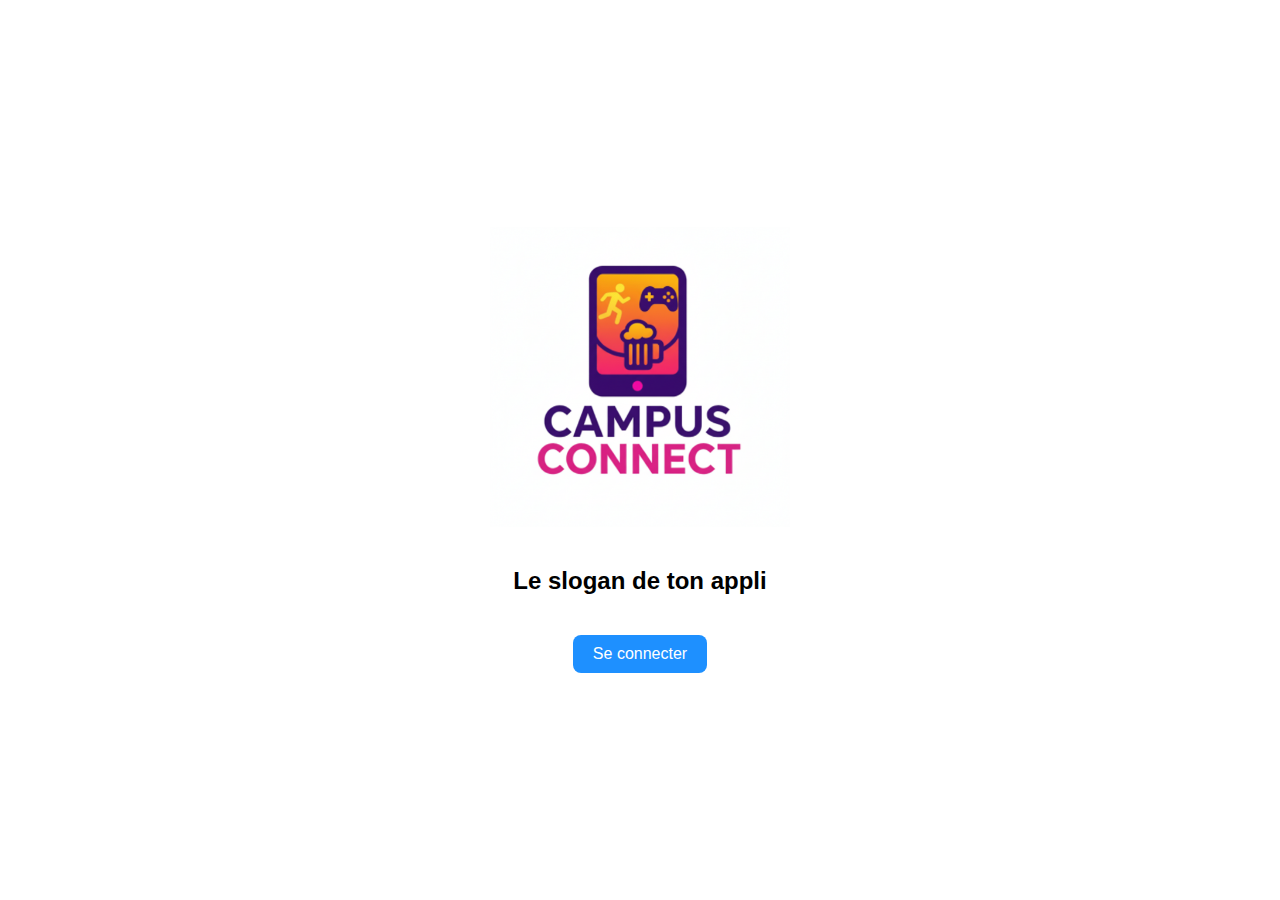
<file: index.html>
<!DOCTYPE html>
<html lang="fr">
<head>
  <meta charset="UTF-8">
  <meta name="viewport" content="width=device-width, initial-scale=1.0">
  <title>Bienvenue</title>
  <link rel="stylesheet" href="style.css">
  <link rel="manifest" href="manifest.json">
</head>
<body class="center-page">
  <img src="logo.png" width="800px" alt="Logo" class="logo_acceuil">
  <h2>Le slogan de ton appli</h2>
  <a href="login.html" class="btn">Se connecter</a>
</body>
</html>
</file>
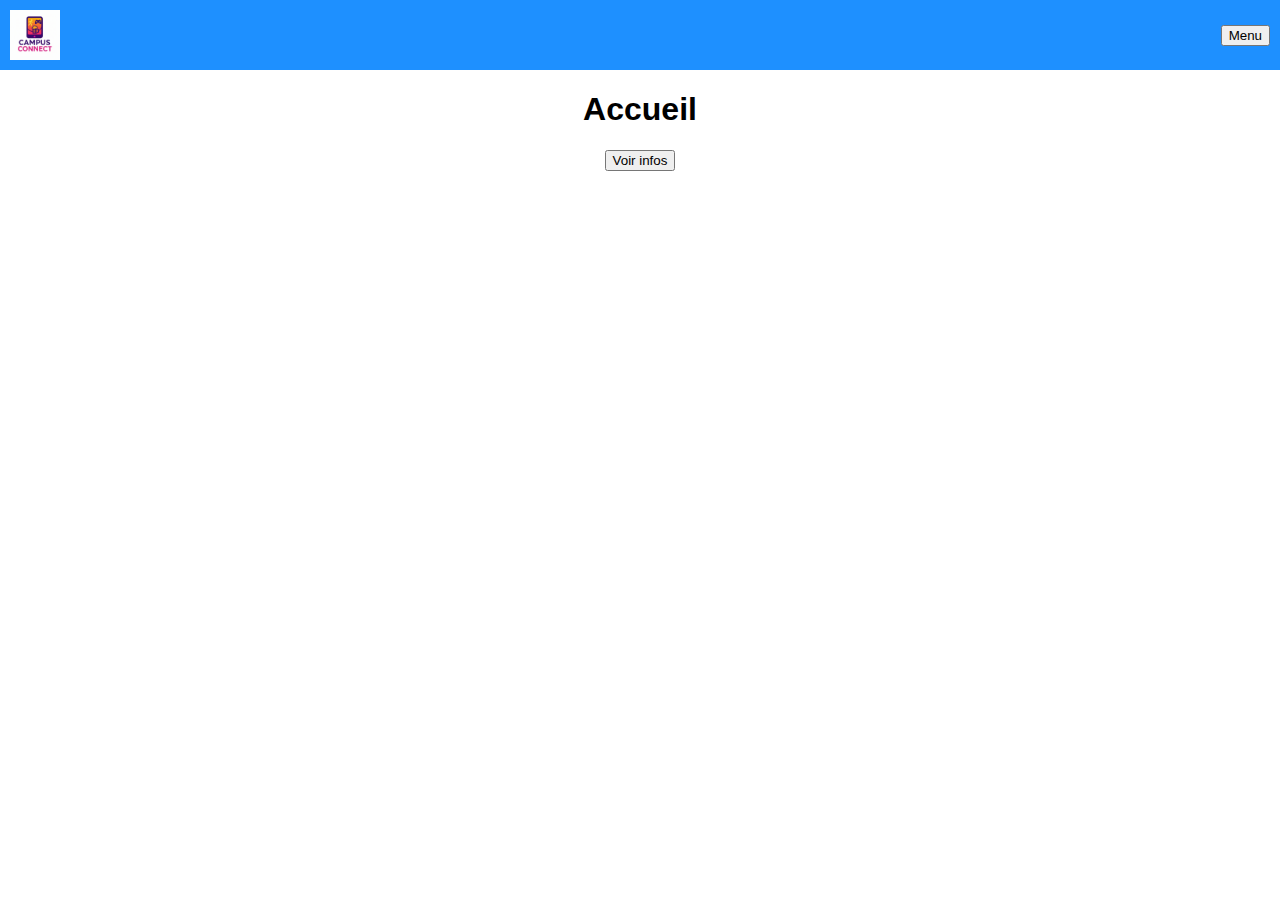
<file: campus.html>
<!DOCTYPE html>
<html lang="fr">
<head>
  <meta charset="UTF-8">
  <meta name="viewport" content="width=device-width, initial-scale=1.0">
  <title>Accueil</title>
  <link rel="stylesheet" href="style.css">
</head>
<body>

<header>
  <img src="logo.png" alt="Logo" class="logo-header-small">
  <button id="menu-btn">Menu</button>
  <nav id="menu" class="hidden">
    <a href="home.html">Accueil</a>
    <a href="sports.html">Sports</a>
    <a href="logement.html">Logement</a>
    <a href="parrain.html">Parrain / Marraine</a>
    <a href="campus.html">Campus</a>
  </nav>
</header>

<main>
  <h1>Accueil</h1>
  <div id="infos"></div>
  <button id="btn">Voir infos</button>
</main>

<script src="script.js"></script>
</body>
</html>
</file>
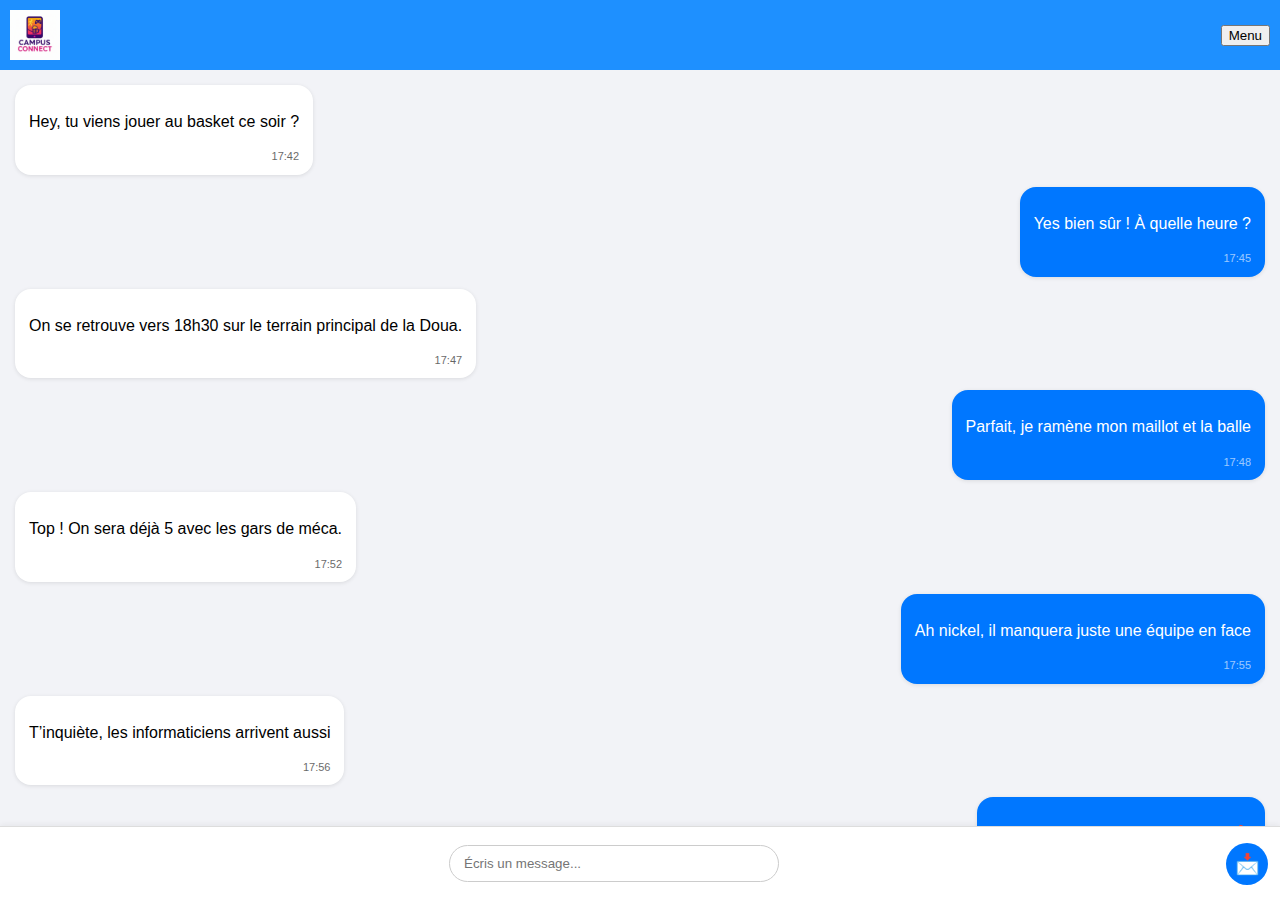
<file: conversation1.html>
<!DOCTYPE html>
<html lang="fr">
<head>
  <meta charset="UTF-8">
  <meta name="viewport" content="width=device-width, initial-scale=1.0">
  <title>Conversation1</title>
  <link rel="stylesheet" href="style.css">
  <link rel="stylesheet" href="conversation1.css">
</head>
<body>
  <header>
    <img src="logo.png" alt="Logo" class="logo-header-small">
    <button id="menu-btn">Menu</button>
    <nav id="menu" class="hidden">
      <a href="sports.html">Sports</a>
      <a href="logement.html">Logement</a>
      <a href="parrain.html">Parrain / Marraine</a>
      <a href="conversation.html">Conversation</a>
      <a href="home.html">Accueil</a>
    </nav>
  </header>

  <!-- Zone des messages -->
  <main class="chat-container">
    <div class="message received">
      <p>Hey, tu viens jouer au basket ce soir ?</p>
      <span>17:42</span>
    </div>

    <div class="message sent">
      <p>Yes bien sûr ! À quelle heure ?</p>
      <span>17:45</span>
    </div>

    <div class="message received">
      <p>On se retrouve vers 18h30 sur le terrain principal de la Doua.</p>
      <span>17:47</span>
    </div>

    <div class="message sent">
      <p>Parfait, je ramène mon maillot et la balle</p>
      <span>17:48</span>
    </div>

    <div class="message received">
      <p>Top ! On sera déjà 5 avec les gars de méca.</p>
      <span>17:52</span>
    </div>

    <div class="message sent">
      <p>Ah nickel, il manquera juste une équipe en face</p>
      <span>17:55</span>
    </div>

    <div class="message received">
      <p>T’inquiète, les informaticiens arrivent aussi</p>
      <span>17:56</span>
    </div>

    <div class="message sent">
      <p>Parfait, ça va être un beau match 🔥</p>
      <span>17:57</span>
    </div>

    <div class="message received">
      <p>Tu préfères qu’on joue en 3x3 ou 5x5 ?</p>
      <span>18:00</span>
    </div>

    <div class="message sent">
      <p>Autant faire 5x5 si on est assez nombreux</p>
      <span>18:01</span>
    </div>

    <div class="message received">
      <p>Ok, j’apporte des chasubles pour séparer les équipes.</p>
      <span>18:03</span>
    </div>

    <div class="message sent">
      <p>T’es trop organisé mec</p>
      <span>18:03</span>
    </div>

    <div class="message received">
      <p>Toujours 😂</p>
      <span>18:04</span>
    </div>

    <div class="message sent">
      <p>On fait un after à la Kfet après ? 🍻</p>
      <span>18:06</span>
    </div>

    <div class="message received">
      <p>Grave, j’allais te le proposer 😄</p>
      <span>18:07</span>
    </div>

    <div class="message sent">
      <p>Ok je ramène Léo et Max alors 👍</p>
      <span>18:10</span>
    </div>

    <div class="message received">
      <p>Super ! À tout à l’heure 👊</p>
      <span>18:11</span>
    </div>

    <div class="message sent">
      <p>À toute 💪</p>
      <span>18:13</span>
    </div>
  </main>

  <!-- Champ de saisie -->
  <footer class="chat-input-area">
    <input type="text" placeholder="Écris un message...">
    <button>📩</button>
  </footer>

  <script src="script.js"></script>
  <script src="conversation.js"></script>
</body>
</html>
</file>
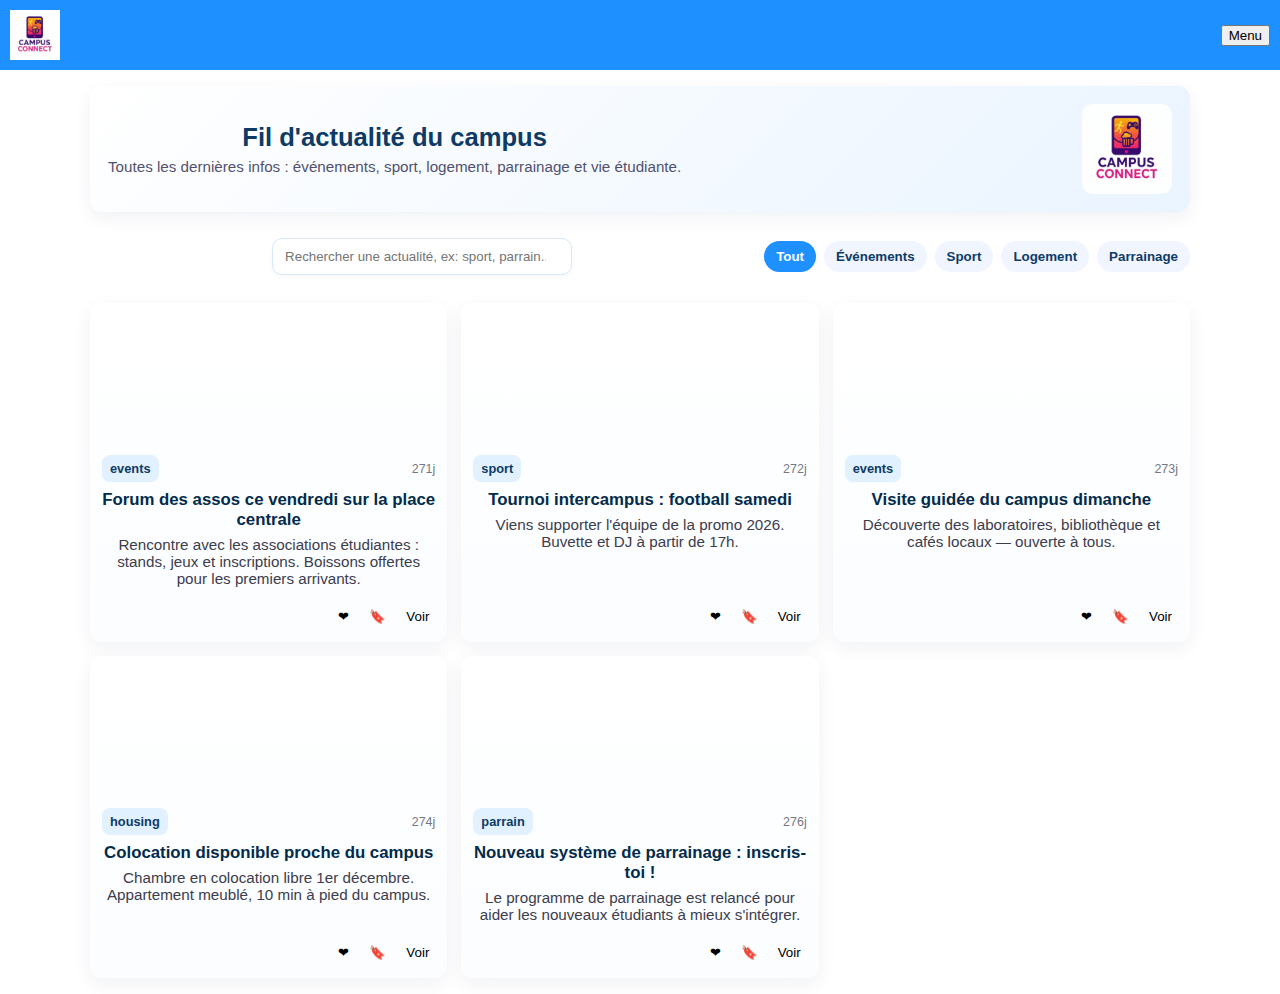
<file: home.html>
<!DOCTYPE html>
<html lang="fr">
<head>
  <meta charset="UTF-8">
  <meta name="viewport" content="width=device-width, initial-scale=1.0">
  <title>Accueil</title>
  <link rel="stylesheet" href="home.css">
</head>
<body>
  <header>
    <img src="logo.png" alt="Logo" class="logo-header-small">
    <button id="menu-btn">Menu</button>
    <nav id="menu" class="hidden">
      <a href="sports.html">Sports</a>
      <a href="logement.html">Logement</a>
      <a href="parrain.html">Parrain / Marraine</a>
      <a href="conversation.html">Conversation</a>
      <a href="home.html">Accueil</a>
    </nav>
  </header>

  <main class="home-main">
    <section class="hero">
      <div class="hero-content">
        <h1>Fil d'actualité du campus</h1>
        <p class="subtitle">Toutes les dernières infos : événements, sport, logement, parrainage et vie étudiante.</p>
      </div>
      <img src="logo.png" alt="Logo" class="logo-hero">
    </section>

    <section class="feed-controls">
      <input id="search" type="search" placeholder="Rechercher une actualité, ex: sport, parrain..." />
      <div class="filters">
        <button class="filter active" data-filter="all">Tout</button>
        <button class="filter" data-filter="events">Événements</button>
        <button class="filter" data-filter="sport">Sport</button>
        <button class="filter" data-filter="housing">Logement</button>
        <button class="filter" data-filter="parrain">Parrainage</button>
      </div>
    </section>

    <section id="feed" class="feed">
      <!-- Les cartes d'actualité sont injectées ici par script.js -->
    </section>

    <div id="empty" class="empty hidden">
      <p>Aucune actualité trouvée.</p>
    </div>
  </main>

  <script src="script.js"></script>
</body>
</html>
</file>
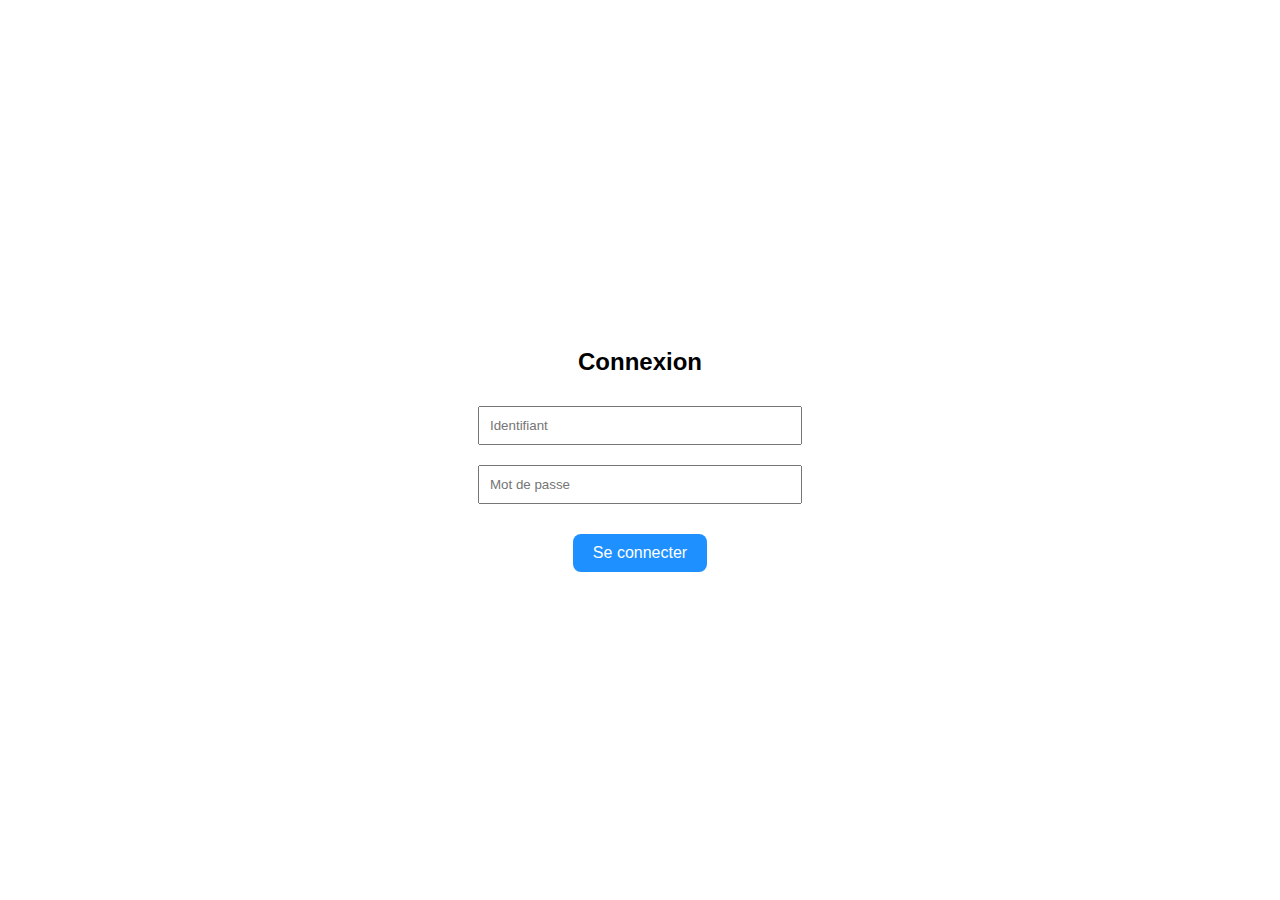
<file: login.html>
<!DOCTYPE html>
<html lang="fr">
<head>
  <meta charset="UTF-8">
  <meta name="viewport" content="width=device-width, initial-scale=1.0">
  <title>Connexion</title>
  <link rel="stylesheet" href="style.css">
</head>
<body class="center-page">
  <h2>Connexion</h2>
  <input type="text" placeholder="Identifiant">
  <input type="password" placeholder="Mot de passe">
  <a href="home.html" class="btn">Se connecter</a>
</body>
</html>
</file>
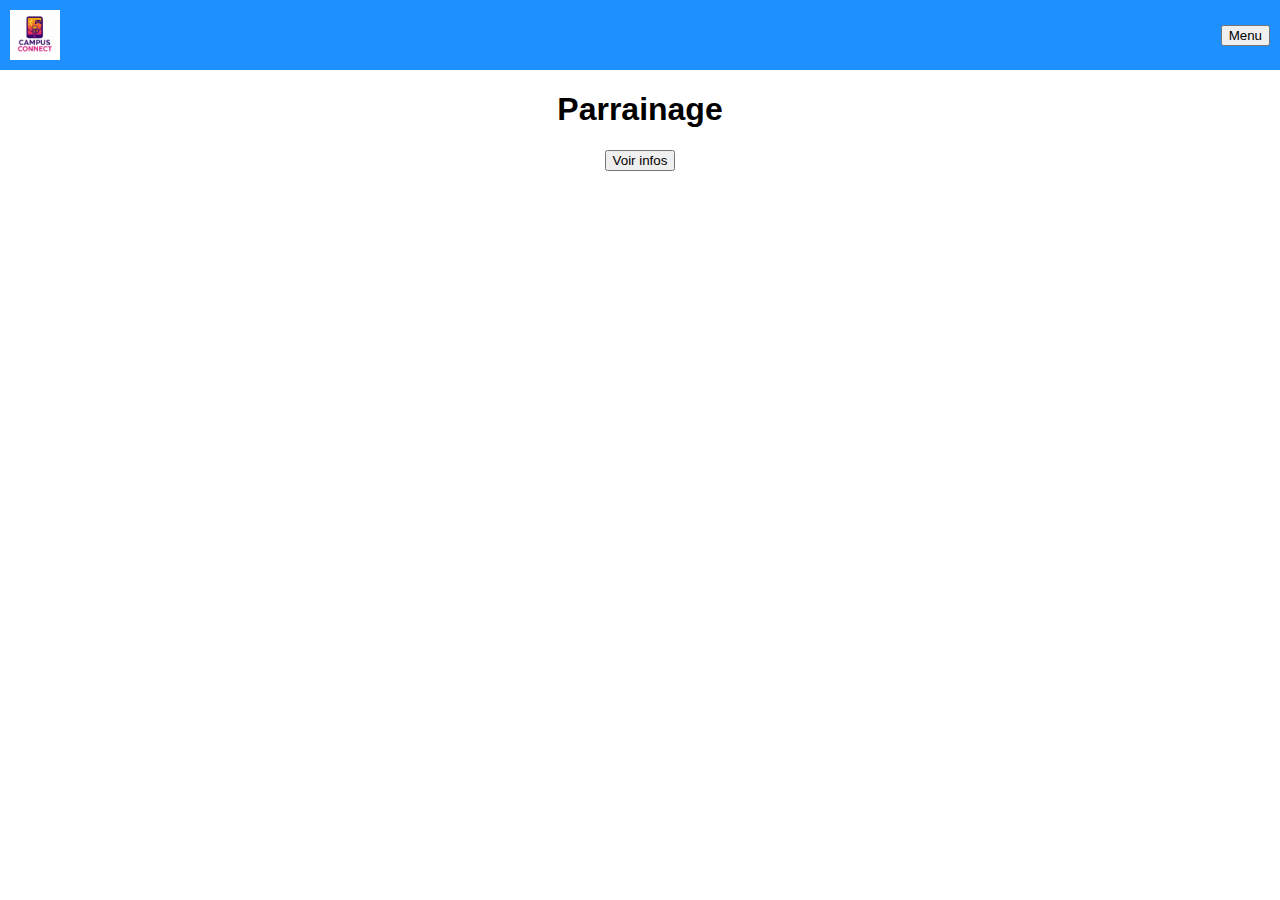
<file: parrain.html>
<!DOCTYPE html>
<html lang="fr">
<head>
  <meta charset="UTF-8">
  <meta name="viewport" content="width=device-width, initial-scale=1.0">
  <title>Accueil</title>
  <link rel="stylesheet" href="style.css">
</head>
<body>

<header>
  <img src="logo.png" alt="Logo" class="logo-header-small">
  <button id="menu-btn">Menu</button>
  <nav id="menu" class="hidden">
    <a href="home.html">Accueil</a>
    <a href="sports.html">Sports</a>
    <a href="logement.html">Logement</a>
    <a href="parrain.html">Parrain / Marraine</a>
    <a href="conversation.html">Conversation</a>
  </nav>
</header>

<main>
  <h1>Parrainage</h1>
  <div id="infos"></div>
  <button id="btn">Voir infos</button>
</main>

<script src="script.js"></script>
</body>
</html>
</file>
<file: style.css>
body {
  font-family: Arial, sans-serif;
  margin: 0;
  padding: 0;
  text-align: center;
}

.center-page {
  display: flex;
  flex-direction: column;
  justify-content: center;
  align-items: center;
  height: 100vh;
}

.logo {
  width: 150px;
  margin-bottom: 20px;
}

.logo_acceuil {
  width: 300px;
  margin-bottom: 20px;
}

.logo-header-small {
  width: 50px; /* plus petit sur le menu */
}

input {
  display: block;
  margin: 10px auto;
  padding: 10px;
  width: 80%;
  max-width: 300px;
}

.btn {
  display: inline-block;
  margin-top: 20px;
  padding: 10px 20px;
  background-color: #1e90ff;
  color: white;
  text-decoration: none;
  border-radius: 8px;
}

header {
  display: flex;
  justify-content: space-between;
  align-items: center;
  padding: 10px;
  background-color: #1e90ff;
  color: white;
  position: relative;
}

nav {
  display: flex;
  flex-direction: column;
  background-color: #f0f0f0;
  position: absolute;
  top: 60px;
  right: 10px;
  border: 1px solid #ccc;
  border-radius: 5px;
}

nav a {
  padding: 10px;
  text-decoration: none;
  color: black;
}

.hidden {
  display: none;
}
</file>
<file: conversation1.css>
body {
  font-family: 'Segoe UI', Tahoma, sans-serif;
  background-color: #f2f3f7;
  margin: 0;
  display: flex;
  flex-direction: column;
  height: 100vh;
}

/* --- En-tête --- */
.chat-header {
  background: #0077ff;
  color: white;
  display: flex;
  align-items: center;
  padding: 10px 15px;
  box-shadow: 0 2px 6px rgba(0,0,0,0.1);
}

.chat-header .back-btn {
  color: white;
  font-size: 24px;
  text-decoration: none;
  margin-right: 10px;
  font-weight: bold;
}

.chat-avatar {
  width: 42px;
  height: 42px;
  border-radius: 50%;
  margin-right: 10px;
  border: 2px solid white;
}

.chat-name {
  font-size: 18px;
  font-weight: 600;
}

/* --- Messages --- */
.chat-container {
  flex: 1;
  overflow-y: auto;
  padding: 15px;
  display: flex;
  flex-direction: column;
  gap: 12px;
}

.message {
  max-width: 75%;
  padding: 10px 14px;
  border-radius: 16px;
  line-height: 1.4;
  position: relative;
  box-shadow: 0 1px 4px rgba(0,0,0,0.1);
  animation: fadeIn 0.3s ease;
}

.message.received {
  align-self: flex-start;
  background: white;
}

.message.sent {
  align-self: flex-end;
  background: #0077ff;
  color: white;
}

.message span {
  display: block;
  font-size: 11px;
  margin-top: 4px;
  opacity: 0.6;
  text-align: right;
}

/* --- Champ d’écriture --- */
.chat-input-area {
  background: white;
  display: flex;
  align-items: center;
  padding: 8px 12px;
  border-top: 1px solid #ddd;
  box-shadow: 0 -2px 6px rgba(0,0,0,0.05);
}

.chat-input-area input {
  flex: 1;
  padding: 10px 14px;
  border-radius: 20px;
  border: 1px solid #ccc;
  outline: none;
  transition: all 0.2s ease;
}

.chat-input-area input:focus {
  border-color: #0077ff;
  box-shadow: 0 0 4px rgba(0,119,255,0.3);
}

.chat-input-area button {
  background: #0077ff;
  color: white;
  border: none;
  border-radius: 50%;
  width: 42px;
  height: 42px;
  margin-left: 10px;
  cursor: pointer;
  font-size: 20px;
  transition: transform 0.1s ease;
}

.chat-input-area button:hover {
  transform: scale(1.05);
}

@keyframes fadeIn {
  from {opacity: 0; transform: translateY(8px);}
  to {opacity: 1; transform: translateY(0);}
}
</file>
<file: home.css>
body {
  font-family: Arial, sans-serif;
  margin: 0;
  padding: 0;
  text-align: center;
}

.center-page {
  display: flex;
  flex-direction: column;
  justify-content: center;
  align-items: center;
  height: 100vh;
}

.logo {
  width: 150px;
  margin-bottom: 20px;
}

.logo_acceuil {
  width: 300px;
  margin-bottom: 20px;
}

.logo-header-small {
  width: 50px; /* plus petit sur le menu */
}

input {
  display: block;
  margin: 10px auto;
  padding: 10px;
  width: 80%;
  max-width: 300px;
}

.btn {
  display: inline-block;
  margin-top: 20px;
  padding: 10px 20px;
  background-color: #1e90ff;
  color: white;
  text-decoration: none;
  border-radius: 8px;
}

header {
  display: flex;
  justify-content: space-between;
  align-items: center;
  padding: 10px;
  background-color: #1e90ff;
  color: white;
  position: relative;
}

nav {
  display: flex;
  flex-direction: column;
  background-color: #f0f0f0;
  position: absolute;
  top: 60px;
  right: 10px;
  border: 1px solid #ccc;
  border-radius: 5px;
}

nav a {
  padding: 10px;
  text-decoration: none;
  color: black;
}

.hidden {
  display: none;
}

.home-main {
  padding: 16px;
  max-width: 1100px;
  margin: 0 auto;
}

.hero {
  display: flex;
  align-items: center;
  justify-content: space-between;
  gap: 12px;
  background: linear-gradient(135deg,#ffffff 0%, #eaf4ff 100%);
  padding: 18px;
  border-radius: 12px;
  box-shadow: 0 6px 18px rgba(20,40,80,0.06);
  margin-bottom: 16px;
}

.hero-content h1 {
  margin: 0 0 6px 0;
  font-size: 1.6rem;
  color: #0d3b66;
}

.subtitle {
  margin: 0;
  color: #335;
  opacity: 0.85;
  font-size: 0.95rem;
}

.logo-hero {
  width: 90px; /* tu peux augmenter */
  height: auto;
  border-radius: 10px;
}

/* --- Controls --- */
.feed-controls {
  display: flex;
  flex-wrap: wrap;
  gap: 10px;
  align-items: center;
  margin: 12px 0 18px;
}

#search {
  flex: 1 1 240px;
  padding: 10px 12px;
  border-radius: 10px;
  border: 1px solid #d7e7ff;
  outline: none;
  background: white;
  box-shadow: 0 2px 6px rgba(10,30,80,0.03);
}

.filters {
  display: flex;
  gap: 8px;
}

.filter {
  padding: 8px 12px;
  border-radius: 999px;
  border: none;
  background: #f0f5ff;
  color: #0d3b66;
  cursor: pointer;
  font-weight: 600;
}

.filter.active {
  background: #1e90ff;
  color: white;
}

/* --- Feed / Cards --- */
.feed {
  display: grid;
  grid-template-columns: repeat(auto-fit, minmax(280px, 1fr));
  gap: 14px;
}

.card {
  background: linear-gradient(180deg,#fff,#fbfdff);
  border-radius: 12px;
  overflow: hidden;
  box-shadow: 0 6px 20px rgba(20,40,80,0.06);
  display: flex;
  flex-direction: column;
  min-height: 220px;
}

.card .media {
  height: 140px;
  background-size: cover;
  background-position: center;
}

.card .card-body {
  padding: 12px;
  flex: 1;
  display: flex;
  flex-direction: column;
}

.card .meta {
  display:flex;
  justify-content: space-between;
  align-items: center;
  gap: 8px;
  margin-bottom: 8px;
}

.tag {
  font-size: 0.8rem;
  padding: 6px 8px;
  border-radius: 8px;
  background: rgba(30,144,255,0.12);
  color: #0d3b66;
  font-weight: 700;
}

.time {
  font-size: 0.78rem;
  color: #556;
  opacity: .8;
}

.card h3 {
  margin: 0 0 6px 0;
  font-size: 1.05rem;
  color: #032b4b;
}

.card p.excerpt {
  margin: 0 0 8px 0;
  color: #334;
  font-size: 0.95rem;
  opacity: 0.95;
  flex: 1;
}

/* actions row */
.actions {
  display:flex;
  gap:8px;
  align-items:center;
  justify-content: flex-end;
  margin-top: 8px;
}

.action-btn {
  border: none;
  background: transparent;
  padding: 6px;
  border-radius: 8px;
  cursor: pointer;
}

.action-btn.like.active {
  color: #ff6b6b;
}

.action-btn.bookmark.active {
  color: #ffb86b;
}

/* empty state */
.empty {
  text-align:center;
  padding: 24px;
  color: #556;
}
.hidden { display: none; }

/* responsive tweaks */
@media (max-width:600px) {
  .hero { flex-direction: column; align-items: center; text-align: center; }
  .logo-hero { width: 110px; }
}
</file>
